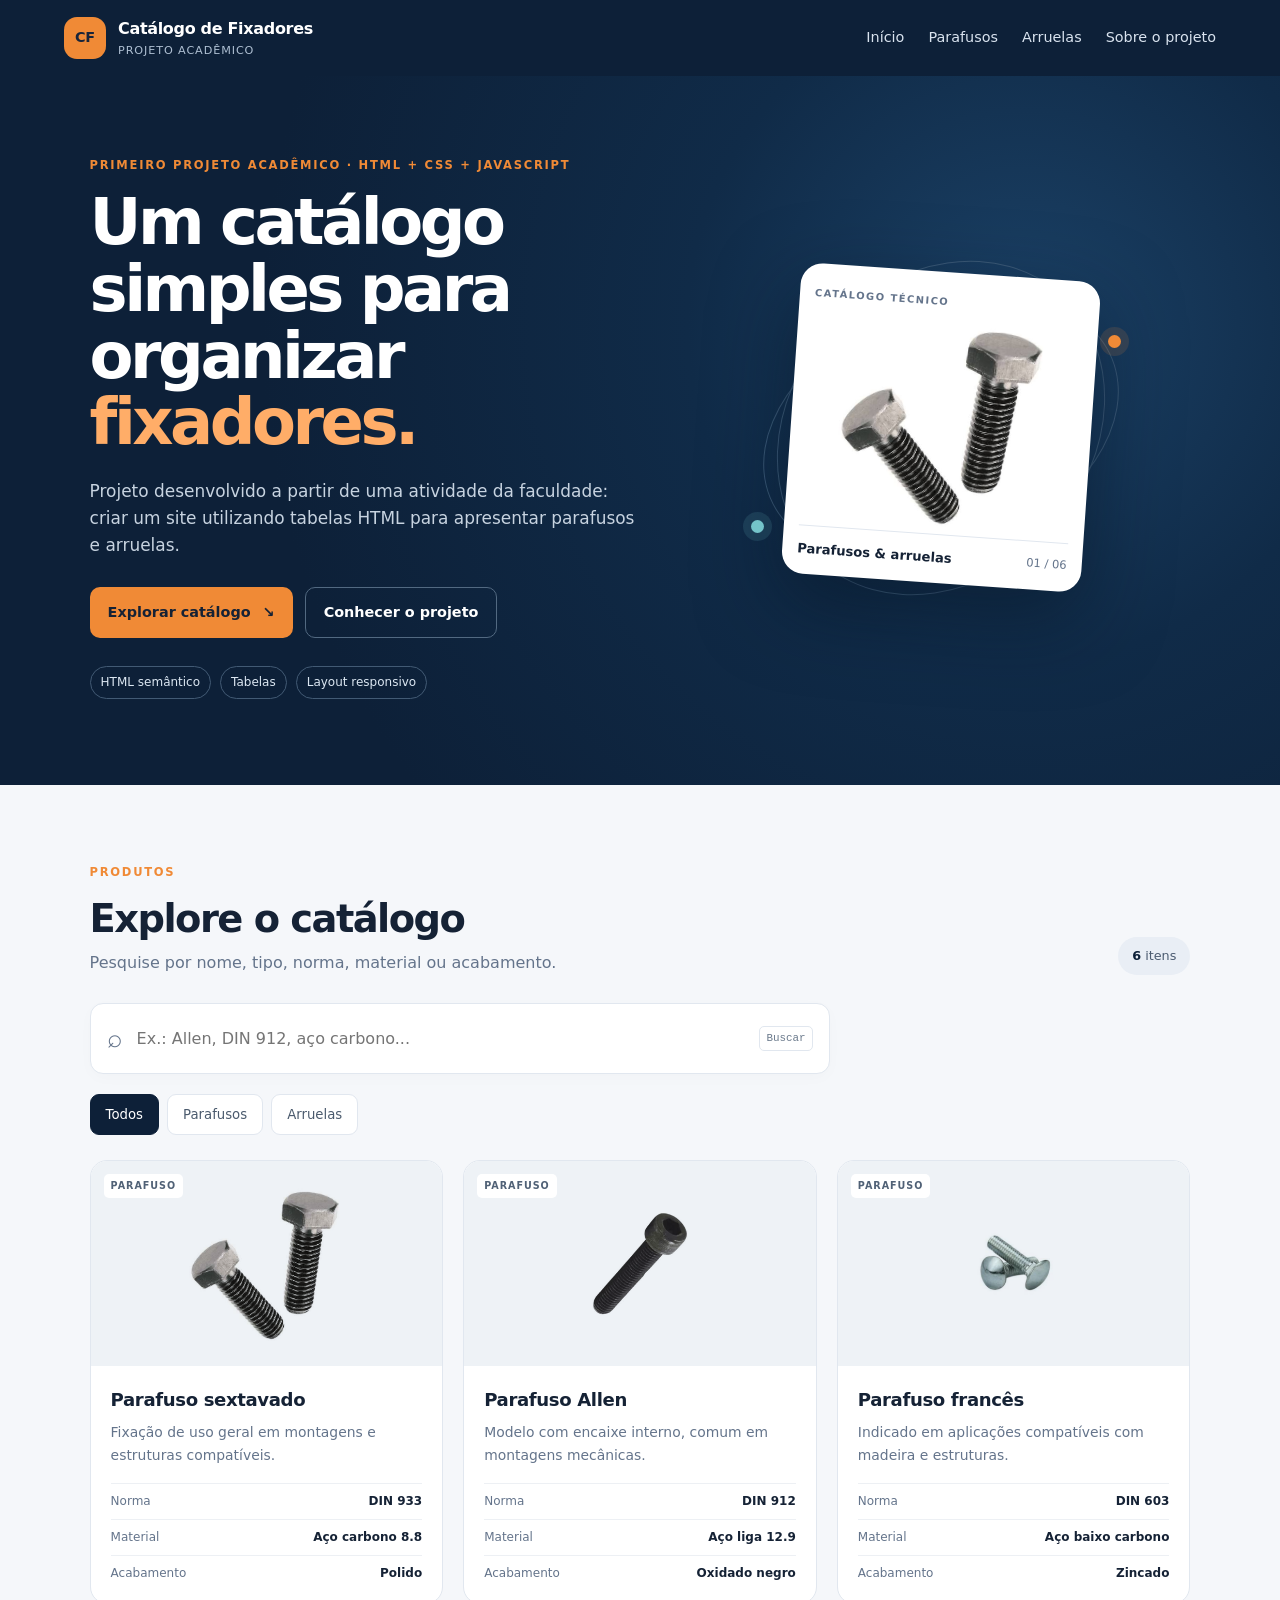
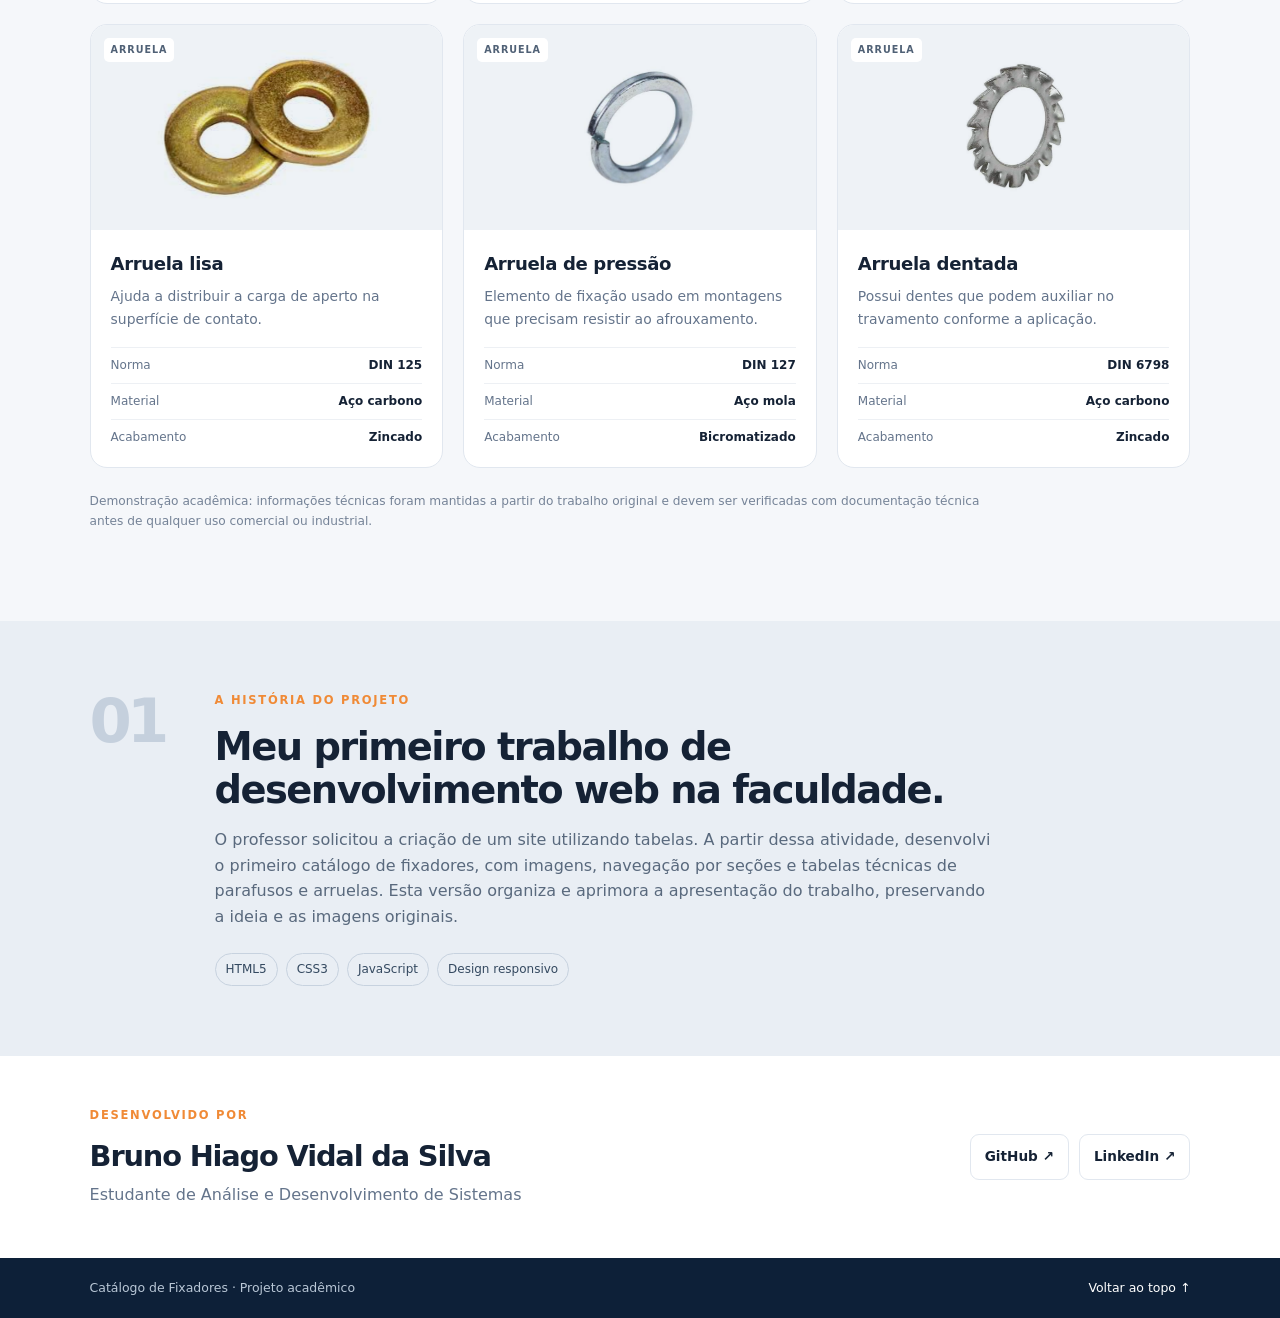
<file: catalogo-fixadores/index.html>
<!doctype html>
<html lang="pt-BR">
<head>
  <meta charset="utf-8">
  <meta name="viewport" content="width=device-width, initial-scale=1">
  <meta name="description" content="Catálogo acadêmico demonstrativo de parafusos e arruelas, desenvolvido por Bruno Hiago Vidal da Silva.">
  <title>Catálogo de Fixadores | Bruno Hiago Vidal</title>
  <link rel="stylesheet" href="style.css">
  <script src="script.js" defer></script>
</head>
<body>
  <header class="topbar">
    <a class="brand" href="#inicio" aria-label="Catálogo de Fixadores - início"><span class="brand-mark">CF</span><span>Catálogo de Fixadores<small>Projeto acadêmico</small></span></a>
    <nav aria-label="Navegação principal"><a href="#inicio">Início</a><a href="#parafusos">Parafusos</a><a href="#arruelas">Arruelas</a><a href="#sobre">Sobre o projeto</a></nav>
  </header>
  <main>
    <section class="hero" id="inicio">
      <div class="hero-copy"><p class="eyebrow">PRIMEIRO PROJETO ACADÊMICO · HTML + CSS + JAVASCRIPT</p><h1>Um catálogo simples para organizar <span>fixadores.</span></h1><p>Projeto desenvolvido a partir de uma atividade da faculdade: criar um site utilizando tabelas HTML para apresentar parafusos e arruelas.</p><div class="hero-actions"><a class="button primary" href="#catalogo">Explorar catálogo <span aria-hidden="true">↘</span></a><a class="button secondary" href="#sobre">Conhecer o projeto</a></div><div class="hero-tags"><span>HTML semântico</span><span>Tabelas</span><span>Layout responsivo</span></div></div>
      <div class="hero-art" aria-hidden="true"><div class="art-orbit orbit-one"></div><div class="art-orbit orbit-two"></div><div class="art-card"><span class="art-label">CATÁLOGO TÉCNICO</span><img src="assets/parafuso.jpg" alt=""><div class="art-card-footer"><b>Parafusos & arruelas</b><span>01 / 06</span></div></div><div class="art-dot dot-one"></div><div class="art-dot dot-two"></div></div>
    </section>
    <section class="section" id="catalogo"><div class="section-heading"><div><p class="eyebrow">PRODUTOS</p><h2>Explore o catálogo</h2><p class="muted">Pesquise por nome, tipo, norma, material ou acabamento.</p></div><div class="count-pill"><span id="result-count">6</span> itens</div></div>
      <label class="search-box"><span aria-hidden="true">⌕</span><input id="product-search" type="search" placeholder="Ex.: Allen, DIN 912, aço carbono..." autocomplete="off"><kbd>Buscar</kbd></label>
      <div class="filter-row" role="group" aria-label="Filtrar categoria"><button class="filter active" data-filter="todos" type="button">Todos</button><button class="filter" data-filter="parafuso" type="button">Parafusos</button><button class="filter" data-filter="arruela" type="button">Arruelas</button></div>
      <div class="product-grid" id="product-grid">
        <article class="product-card" data-category="parafuso" data-search="parafuso sextavado din 933 aço carbono 8.8 polido"><div class="product-image"><span class="category">PARAFUSO</span><img src="assets/parafuso.jpg" alt="Parafuso sextavado"></div><div class="product-info"><h3>Parafuso sextavado</h3><p>Fixação de uso geral em montagens e estruturas compatíveis.</p><dl><div><dt>Norma</dt><dd>DIN 933</dd></div><div><dt>Material</dt><dd>Aço carbono 8.8</dd></div><div><dt>Acabamento</dt><dd>Polido</dd></div></dl></div></article>
        <article class="product-card" data-category="parafuso" data-search="parafuso allen din 912 aço liga 12.9 oxidado negro"><div class="product-image"><span class="category">PARAFUSO</span><img src="assets/allen.jpg" alt="Parafuso Allen"></div><div class="product-info"><h3>Parafuso Allen</h3><p>Modelo com encaixe interno, comum em montagens mecânicas.</p><dl><div><dt>Norma</dt><dd>DIN 912</dd></div><div><dt>Material</dt><dd>Aço liga 12.9</dd></div><div><dt>Acabamento</dt><dd>Oxidado negro</dd></div></dl></div></article>
        <article class="product-card" data-category="parafuso" data-search="parafuso frances din 603 aço baixo carbono zincado madeira estrutura"><div class="product-image"><span class="category">PARAFUSO</span><img src="assets/frances.png" alt="Parafuso francês"></div><div class="product-info"><h3>Parafuso francês</h3><p>Indicado em aplicações compatíveis com madeira e estruturas.</p><dl><div><dt>Norma</dt><dd>DIN 603</dd></div><div><dt>Material</dt><dd>Aço baixo carbono</dd></div><div><dt>Acabamento</dt><dd>Zincado</dd></div></dl></div></article>
        <article class="product-card" data-category="arruela" data-search="arruela lisa din 125 aço carbono zincado distribuir carga"><div class="product-image"><span class="category">ARRUELA</span><img src="assets/lisa.jpg" alt="Arruela lisa"></div><div class="product-info"><h3>Arruela lisa</h3><p>Ajuda a distribuir a carga de aperto na superfície de contato.</p><dl><div><dt>Norma</dt><dd>DIN 125</dd></div><div><dt>Material</dt><dd>Aço carbono</dd></div><div><dt>Acabamento</dt><dd>Zincado</dd></div></dl></div></article>
        <article class="product-card" data-category="arruela" data-search="arruela de pressão din 127 aço mola bicromatizado vibração"><div class="product-image"><span class="category">ARRUELA</span><img src="assets/pressao.jpg" alt="Arruela de pressão"></div><div class="product-info"><h3>Arruela de pressão</h3><p>Elemento de fixação usado em montagens que precisam resistir ao afrouxamento.</p><dl><div><dt>Norma</dt><dd>DIN 127</dd></div><div><dt>Material</dt><dd>Aço mola</dd></div><div><dt>Acabamento</dt><dd>Bicromatizado</dd></div></dl></div></article>
        <article class="product-card" data-category="arruela" data-search="arruela dentada din 6798 aço carbono zincado trava mecânica"><div class="product-image"><span class="category">ARRUELA</span><img src="assets/dentada.jpg" alt="Arruela dentada"></div><div class="product-info"><h3>Arruela dentada</h3><p>Possui dentes que podem auxiliar no travamento conforme a aplicação.</p><dl><div><dt>Norma</dt><dd>DIN 6798</dd></div><div><dt>Material</dt><dd>Aço carbono</dd></div><div><dt>Acabamento</dt><dd>Zincado</dd></div></dl></div></article>
      </div><p class="empty-state" id="empty-state" hidden>Nenhum item encontrado. Tente outra pesquisa ou categoria.</p>
      <p class="disclaimer">Demonstração acadêmica: informações técnicas foram mantidas a partir do trabalho original e devem ser verificadas com documentação técnica antes de qualquer uso comercial ou industrial.</p>
    </section>
    <section class="about-section" id="sobre"><div class="about-number">01</div><div><p class="eyebrow">A HISTÓRIA DO PROJETO</p><h2>Meu primeiro trabalho de desenvolvimento web na faculdade.</h2><p>O professor solicitou a criação de um site utilizando tabelas. A partir dessa atividade, desenvolvi o primeiro catálogo de fixadores, com imagens, navegação por seções e tabelas técnicas de parafusos e arruelas. Esta versão organiza e aprimora a apresentação do trabalho, preservando a ideia e as imagens originais.</p><div class="tech-list"><span>HTML5</span><span>CSS3</span><span>JavaScript</span><span>Design responsivo</span></div></div></section>
    <section class="contact-strip"><div><p class="eyebrow">DESENVOLVIDO POR</p><h2>Bruno Hiago Vidal da Silva</h2><p class="muted">Estudante de Análise e Desenvolvimento de Sistemas</p></div><div class="social-links"><a href="https://github.com/brnohgo" target="_blank" rel="noreferrer">GitHub ↗</a><a href="https://www.linkedin.com/in/bruno-hiago-372134260/" target="_blank" rel="noreferrer">LinkedIn ↗</a></div></section>
  </main>
  <footer><span>Catálogo de Fixadores · Projeto acadêmico</span><a href="#inicio">Voltar ao topo ↑</a></footer>
</body>
</html>
</file>
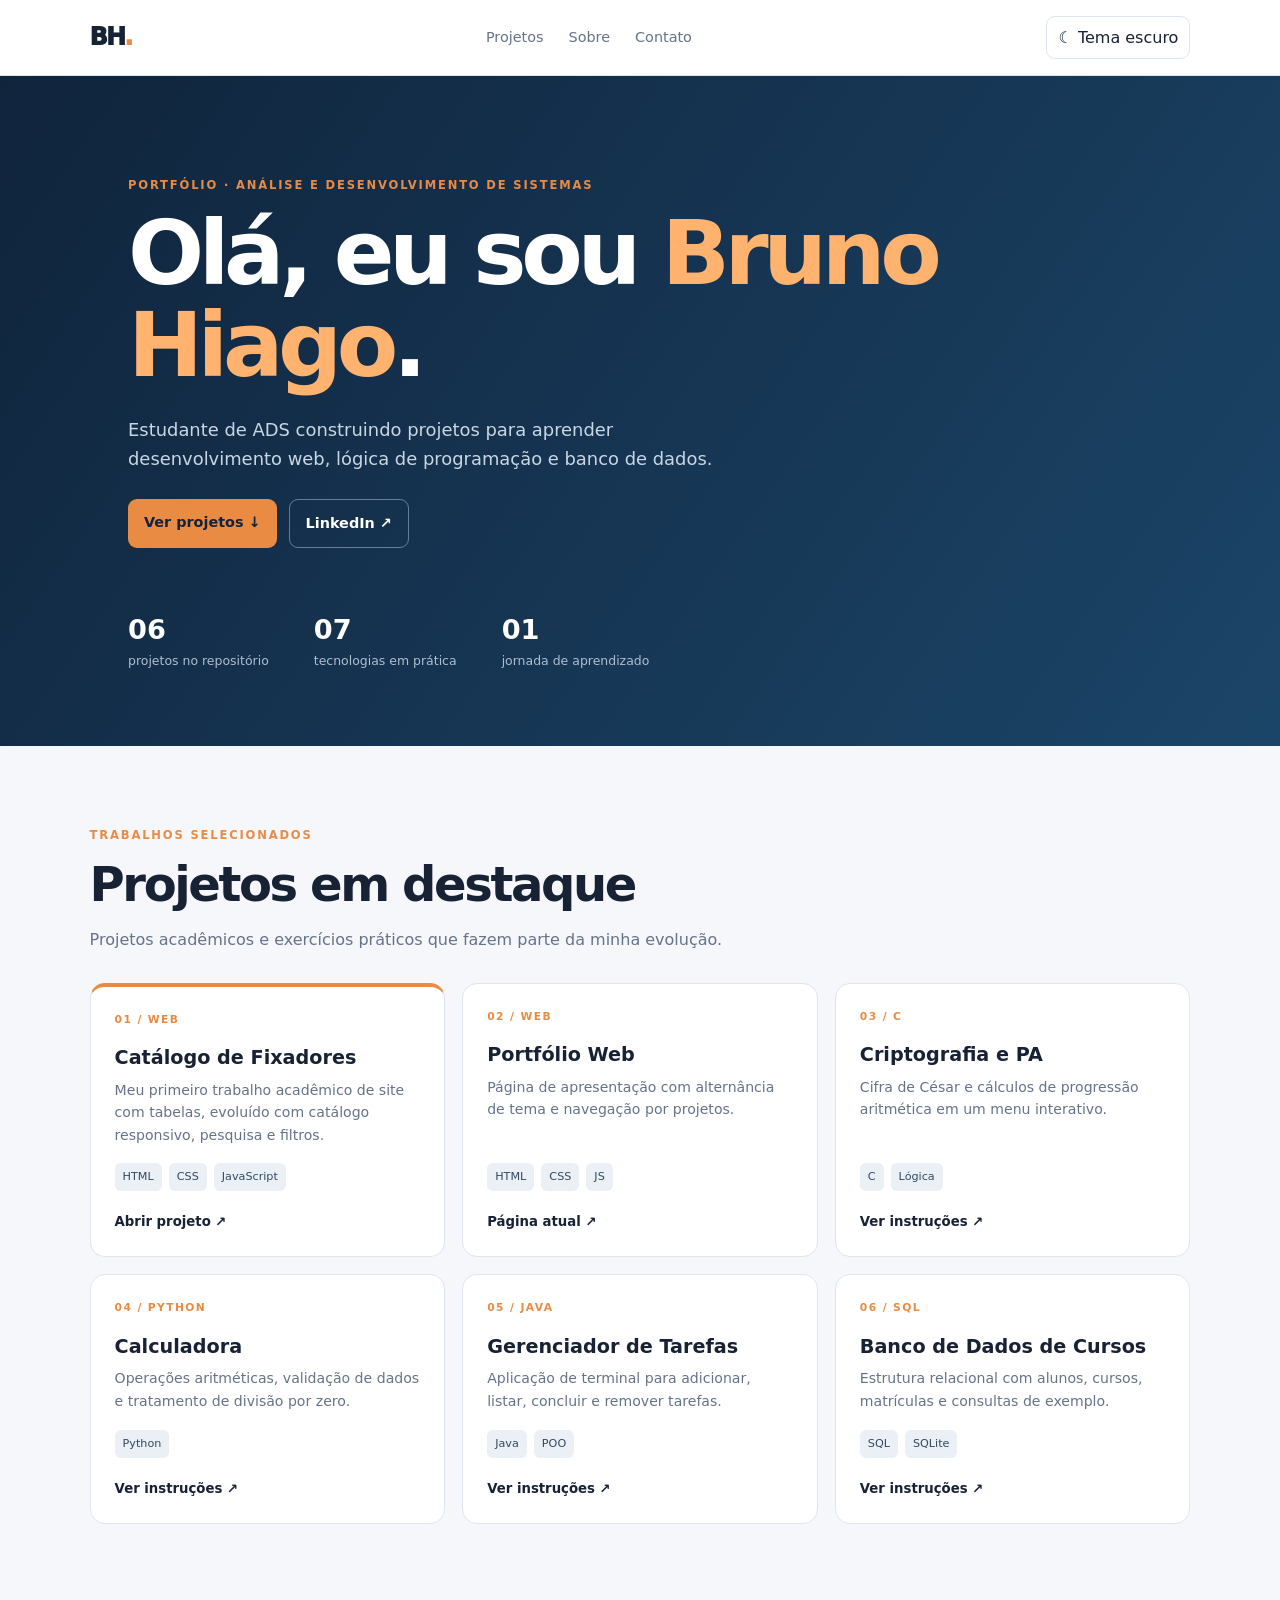
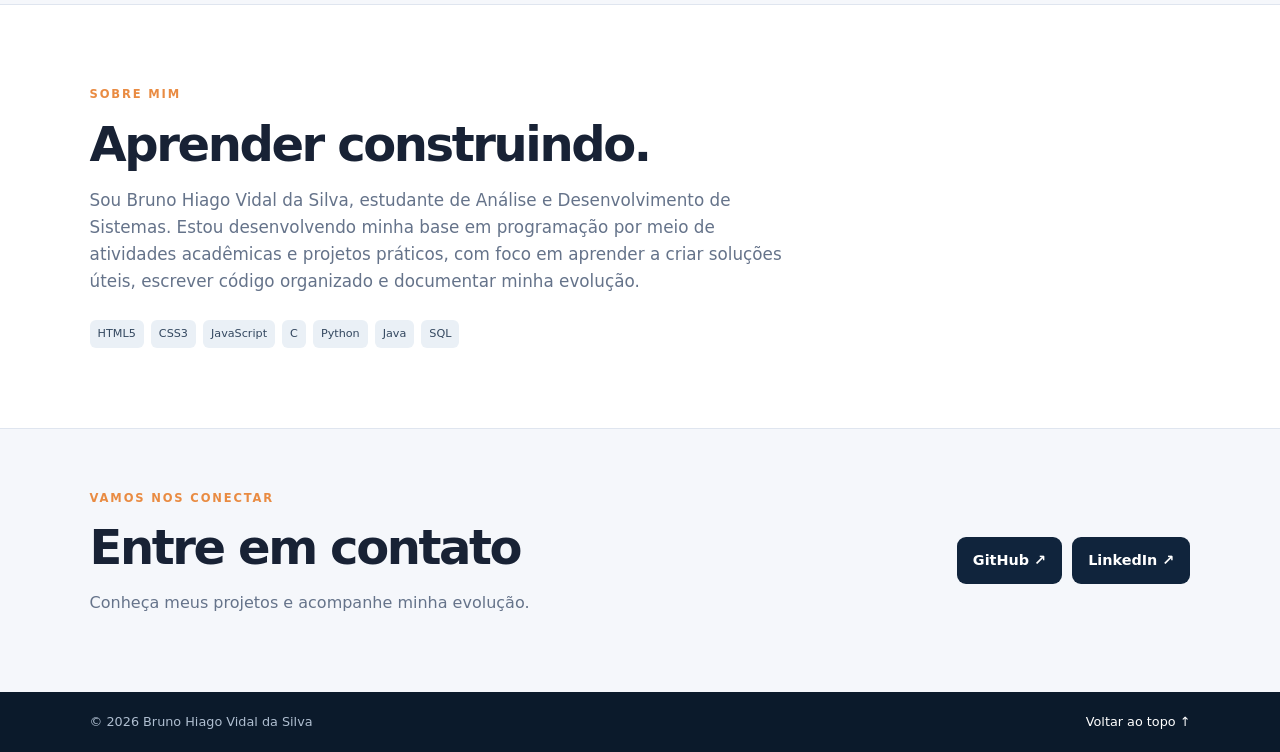
<file: web-portfolio/index.html>
<!doctype html><html lang="pt-BR"><head><meta charset="utf-8"><meta name="viewport" content="width=device-width, initial-scale=1"><meta name="description" content="Portfólio de Bruno Hiago Vidal da Silva, estudante de ADS."><title>Bruno Hiago Vidal | Portfólio</title><link rel="stylesheet" href="style.css"><script src="script.js" defer></script></head><body><header class="header"><a class="logo" href="#inicio">BH<span>.</span></a><nav><a href="#projetos">Projetos</a><a href="#sobre">Sobre</a><a href="#contato">Contato</a></nav><button id="theme-toggle" aria-label="Alternar tema">☼ Tema</button></header><main><section class="hero" id="inicio"><p class="eyebrow">PORTFÓLIO · ANÁLISE E DESENVOLVIMENTO DE SISTEMAS</p><h1>Olá, eu sou <span>Bruno Hiago</span>.</h1><p>Estudante de ADS construindo projetos para aprender desenvolvimento web, lógica de programação e banco de dados.</p><div class="actions"><a class="primary" href="#projetos">Ver projetos ↓</a><a class="secondary" href="https://www.linkedin.com/in/bruno-hiago-372134260/" target="_blank" rel="noreferrer">LinkedIn ↗</a></div><div class="stats"><div><strong>06</strong><span>projetos no repositório</span></div><div><strong>07</strong><span>tecnologias em prática</span></div><div><strong>01</strong><span>jornada de aprendizado</span></div></div></section><section class="projects" id="projetos"><div class="section-title"><p class="eyebrow">TRABALHOS SELECIONADOS</p><h2>Projetos em destaque</h2><p>Projetos acadêmicos e exercícios práticos que fazem parte da minha evolução.</p></div><div class="grid"><article class="project featured"><span class="number">01 / WEB</span><h3>Catálogo de Fixadores</h3><p>Meu primeiro trabalho acadêmico de site com tabelas, evoluído com catálogo responsivo, pesquisa e filtros.</p><div class="chips"><span>HTML</span><span>CSS</span><span>JavaScript</span></div><a href="../catalogo-fixadores/index.html">Abrir projeto ↗</a></article><article class="project"><span class="number">02 / WEB</span><h3>Portfólio Web</h3><p>Página de apresentação com alternância de tema e navegação por projetos.</p><div class="chips"><span>HTML</span><span>CSS</span><span>JS</span></div><a href="index.html">Página atual ↗</a></article><article class="project"><span class="number">03 / C</span><h3>Criptografia e PA</h3><p>Cifra de César e cálculos de progressão aritmética em um menu interativo.</p><div class="chips"><span>C</span><span>Lógica</span></div><a href="../c-criptografia/README.md">Ver instruções ↗</a></article><article class="project"><span class="number">04 / PYTHON</span><h3>Calculadora</h3><p>Operações aritméticas, validação de dados e tratamento de divisão por zero.</p><div class="chips"><span>Python</span></div><a href="../python-calculadora/README.md">Ver instruções ↗</a></article><article class="project"><span class="number">05 / JAVA</span><h3>Gerenciador de Tarefas</h3><p>Aplicação de terminal para adicionar, listar, concluir e remover tarefas.</p><div class="chips"><span>Java</span><span>POO</span></div><a href="../java-tarefas/README.md">Ver instruções ↗</a></article><article class="project"><span class="number">06 / SQL</span><h3>Banco de Dados de Cursos</h3><p>Estrutura relacional com alunos, cursos, matrículas e consultas de exemplo.</p><div class="chips"><span>SQL</span><span>SQLite</span></div><a href="../sql-cursos/README.md">Ver instruções ↗</a></article></div></section><section class="about" id="sobre"><p class="eyebrow">SOBRE MIM</p><h2>Aprender construindo.</h2><p>Sou Bruno Hiago Vidal da Silva, estudante de Análise e Desenvolvimento de Sistemas. Estou desenvolvendo minha base em programação por meio de atividades acadêmicas e projetos práticos, com foco em aprender a criar soluções úteis, escrever código organizado e documentar minha evolução.</p><div class="chips large"><span>HTML5</span><span>CSS3</span><span>JavaScript</span><span>C</span><span>Python</span><span>Java</span><span>SQL</span></div></section><section class="contact" id="contato"><div><p class="eyebrow">VAMOS NOS CONECTAR</p><h2>Entre em contato</h2><p>Conheça meus projetos e acompanhe minha evolução.</p></div><div class="contact-actions"><a href="https://github.com/brnohgo" target="_blank" rel="noreferrer">GitHub ↗</a><a href="https://www.linkedin.com/in/bruno-hiago-372134260/" target="_blank" rel="noreferrer">LinkedIn ↗</a></div></section></main><footer><span>© 2026 Bruno Hiago Vidal da Silva</span><a href="#inicio">Voltar ao topo ↑</a></footer></body></html>
</file>
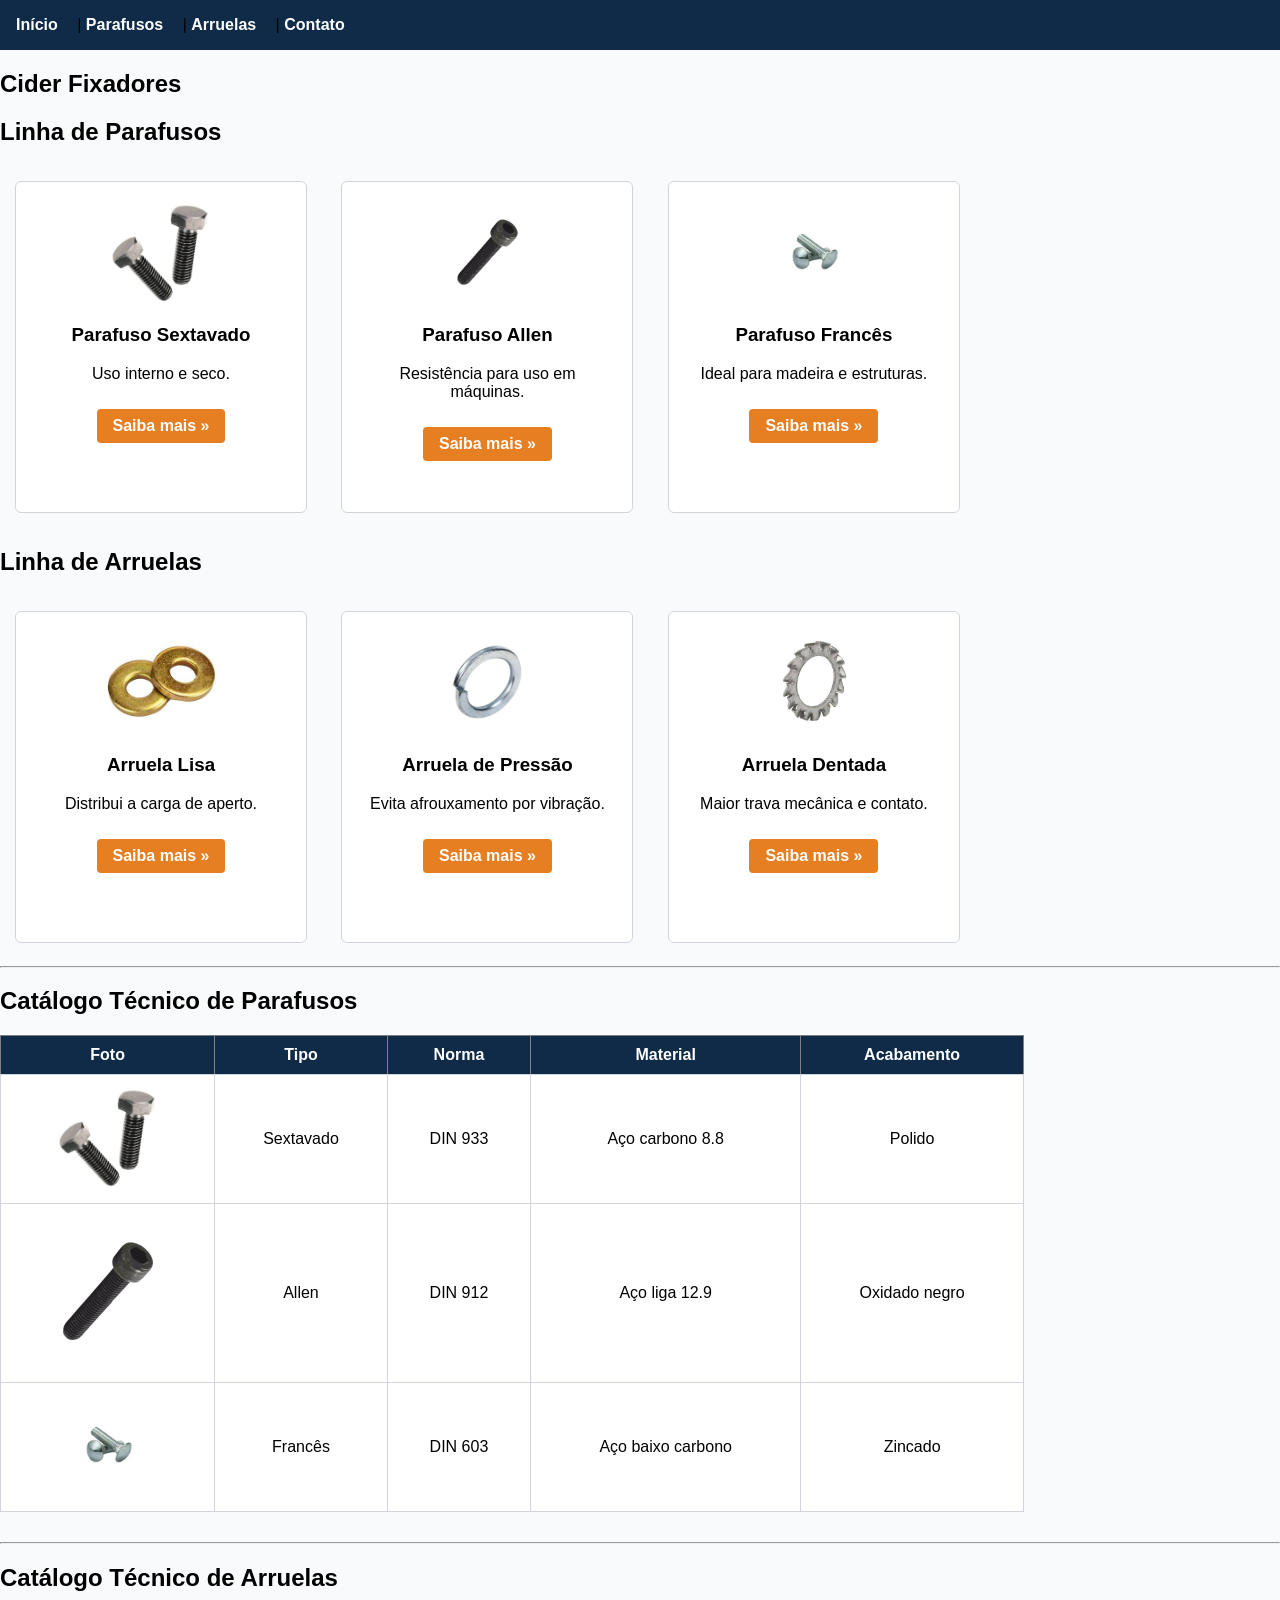
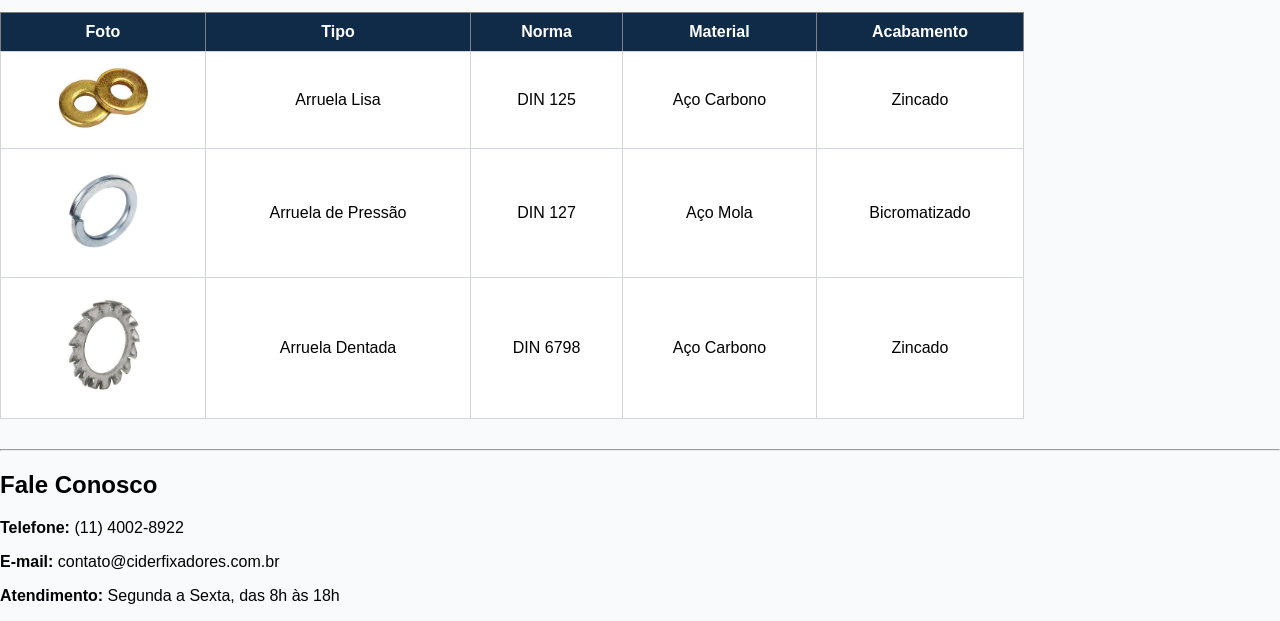
<file: catalogo-fixadores/copia-original/index.html>
<!DOCTYPE html>
<html lang="pt-BR">
<head>
  <meta charset="UTF-8">
  <title>Cider Fixadores</title>

  <!-- ================= CSS (ESTILOS VISUAIS) ================= -->
  <style>
    body {
      font-family: Arial, sans-serif;
      margin: 0;
      background-color: #f8fafc;
    }

    nav {
      background-color: #0f2b48;
      padding: 16px;
    }

    nav a {
      color: #ffffff;
      text-decoration: none;
      margin-right: 15px;
      font-weight: bold;
    }

    table {
      border-collapse: collapse;
      width: 80%;
      background-color: #ffffff;
      margin-top: 15px;
      margin-bottom: 30px;
    }

    th {
      background-color: #0f2b48;
      color: #ffffff;
      padding: 10px;
    }

    td {
      padding: 12px;
      text-align: center;
      border: 1px solid #d1d5db;
    }

    .card {
      background-color: #ffffff;
      display: inline-block;
      vertical-align: top;
      border: 1px solid #d1d5db;
      width: 250px;
      min-height: 290px;
      padding: 20px;
      text-align: center;
      margin: 15px;
      border-radius: 6px;
    }

    .card img {
      height: 100px;
      width: 120px;
      object-fit: contain;
    }

    .btn {
      display: inline-block;
      background-color: #e67e22;
      color: #ffffff;
      padding: 8px 16px;
      text-decoration: none;
      font-weight: bold;
      border-radius: 4px;
      margin-top: 10px;
    }
  </style>
</head>
<body>

  <!-- ================= MENU ================= -->
  <nav>
    <a href="#inicio">Início</a> |
    <a href="#parafusos">Parafusos</a> |
    <a href="#arruelas">Arruelas</a> |
    <a href="#contato">Contato</a>
  </nav>

  <!-- ================= PÁGINA 1: VITRINE DE PRODUTOS ================= -->
  <section id="inicio">
    <h1>Cider Fixadores</h1>

    <h2>Linha de Parafusos</h2>

    <!-- Card 1: Sextavado -->
    <div class="card">
      <img src="parafuso.jpg" alt="Parafuso Sextavado">
      <h3>Parafuso Sextavado</h3>
      <p>Uso interno e seco.</p>
      <a href="#parafusos" class="btn">Saiba mais &raquo;</a>
    </div>

    <!-- Card 2: Allen -->
    <div class="card">
      <img src="allen.jpg" alt="Parafuso Allen">
      <h3>Parafuso Allen</h3>
      <p>Resistência para uso em máquinas.</p>
      <a href="#parafusos" class="btn">Saiba mais &raquo;</a>
    </div>

    <!-- Card 3: Francês -->
    <div class="card">
      <img src="frances.png" alt="Parafuso Francês">
      <h3>Parafuso Francês</h3>
      <p>Ideal para madeira e estruturas.</p>
      <a href="#parafusos" class="btn">Saiba mais &raquo;</a>
    </div>

    <h2>Linha de Arruelas</h2>

    <!-- Card 4: Lisa -->
    <div class="card">
      <img src="lisa.jpg" alt="Arruela Lisa">
      <h3>Arruela Lisa</h3>
      <p>Distribui a carga de aperto.</p>
      <a href="#arruelas" class="btn">Saiba mais &raquo;</a>
    </div>

    <!-- Card 5: Pressão -->
    <div class="card">
      <img src="pressao.jpg" alt="Arruela de Pressão">
      <h3>Arruela de Pressão</h3>
      <p>Evita afrouxamento por vibração.</p>
      <a href="#arruelas" class="btn">Saiba mais &raquo;</a>
    </div>

    <!-- Card 6: Dentada -->
    <div class="card">
      <img src="dentada.jpg" alt="Arruela Dentada">
      <h3>Arruela Dentada</h3>
      <p>Maior trava mecânica e contato.</p>
      <a href="#arruelas" class="btn">Saiba mais &raquo;</a>
    </div>
  </section>

  <hr>

  <!-- ================= PÁGINA 2: TABELA DE PARAFUSOS ================= -->
  <section id="parafusos">
    <h2>Catálogo Técnico de Parafusos</h2>

    <table border="1">
      <thead>
        <tr>
          <th>Foto</th>
          <th>Tipo</th>
          <th>Norma</th>
          <th>Material</th>
          <th>Acabamento</th>
        </tr>
      </thead>
      <tbody>
        <tr>
          <td><img src="parafuso.jpg" alt="Parafuso Sextavado" width="100"></td>
          <td>Sextavado</td>
          <td>DIN 933</td>
          <td>Aço carbono 8.8</td>
          <td>Polido</td>
        </tr>
        <tr>
          <td><img src="allen.jpg" alt="Parafuso Allen" width="100"></td>
          <td>Allen</td>
          <td>DIN 912</td>
          <td>Aço liga 12.9</td>
          <td>Oxidado negro</td>
        </tr>
        <tr>
          <td><img src="frances.png" alt="Parafuso Francês" width="100"></td>
          <td>Francês</td>
          <td>DIN 603</td>
          <td>Aço baixo carbono</td>
          <td>Zincado</td>
        </tr>
      </tbody>
    </table>
  </section>

  <hr>

  <!-- ================= PÁGINA 3: TABELA DE ARRUELAS ================= -->
  <section id="arruelas">
    <h2>Catálogo Técnico de Arruelas</h2>

    <table border="1">
      <thead>
        <tr>
          <th>Foto</th>
          <th>Tipo</th>
          <th>Norma</th>
          <th>Material</th>
          <th>Acabamento</th>
        </tr>
      </thead>
      <tbody>
        <tr>
          <td><img src="lisa.jpg" alt="Arruela Lisa" width="100"></td>
          <td>Arruela Lisa</td>
          <td>DIN 125</td>
          <td>Aço Carbono</td>
          <td>Zincado</td>
        </tr>
        <tr>
          <td><img src="pressao.jpg" alt="Arruela de Pressão" width="100"></td>
          <td>Arruela de Pressão</td>
          <td>DIN 127</td>
          <td>Aço Mola</td>
          <td>Bicromatizado</td>
        </tr>
        <tr>
          <td><img src="dentada.jpg" alt="Arruela Dentada" width="100"></td>
          <td>Arruela Dentada</td>
          <td>DIN 6798</td>
          <td>Aço Carbono</td>
          <td>Zincado</td>
        </tr>
      </tbody>
    </table>
  </section>

  <hr>

  <!-- ================= PÁGINA 4: FALE CONOSCO ================= -->
  <section id="contato">
    <h2>Fale Conosco</h2>
    <p><strong>Telefone:</strong> (11) 4002-8922</p>
    <p><strong>E-mail:</strong> contato@ciderfixadores.com.br</p>
    <p><strong>Atendimento:</strong> Segunda a Sexta, das 8h às 18h</p>
  </section>

</body>
</html>
</file>
<file: catalogo-fixadores/style.css>
:root{--navy:#0d2038;--navy2:#183958;--orange:#f08a36;--paper:#f5f7fa;--white:#fff;--text:#152235;--muted:#64748b;--line:#e1e7ef;--radius:20px;--shadow:0 20px 60px rgba(13,32,56,.09)}
*{box-sizing:border-box}html{scroll-behavior:smooth;scroll-padding-top:88px}body{margin:0;background:var(--paper);color:var(--text);font-family:Inter,ui-sans-serif,system-ui,-apple-system,"Segoe UI",sans-serif;line-height:1.6}a{color:inherit}.topbar{height:auto;min-height:76px;padding:14px max(5vw,20px);display:flex;align-items:center;justify-content:space-between;gap:24px;background:var(--navy);color:white;position:sticky;top:0;z-index:5}.brand{display:flex;gap:12px;align-items:center;text-decoration:none;font-weight:750;letter-spacing:-.02em}.brand small{display:block;font-size:.7rem;color:#aebfd2;font-weight:500;letter-spacing:.08em;text-transform:uppercase}.brand-mark{width:42px;height:42px;border-radius:13px;background:var(--orange);display:grid;place-items:center;font-size:.9rem;color:#17243a;font-weight:900}.topbar nav{display:flex;gap:24px;flex-wrap:wrap}.topbar nav a{text-decoration:none;color:#d9e3ef;font-size:.9rem}.topbar nav a:hover{color:white}.hero{background:radial-gradient(circle at 80% 35%,#1b4166 0,#102b48 30%,#0d2038 68%);color:white;padding:80px max(7vw,24px) 86px;display:grid;grid-template-columns:1.05fr .95fr;gap:50px;align-items:center;min-height:520px;overflow:hidden}.hero-copy{max-width:680px}.eyebrow{font-size:.72rem;font-weight:800;letter-spacing:.15em;color:var(--orange);margin:0 0 15px}.hero h1{font-size:clamp(2.4rem,5vw,4.5rem);line-height:1.04;letter-spacing:-.055em;margin:0 0 22px;max-width:720px}.hero h1 span{color:#ffad68}.hero-copy>p:not(.eyebrow){color:#c7d3e0;max-width:570px;font-size:1.06rem}.hero-actions{display:flex;gap:12px;flex-wrap:wrap;margin:28px 0}.button{display:inline-flex;gap:12px;align-items:center;padding:13px 18px;border-radius:10px;text-decoration:none;font-weight:750;font-size:.9rem}.primary{background:var(--orange);color:#152235}.secondary{border:1px solid #526981;color:white}.hero-tags{display:flex;gap:9px;flex-wrap:wrap}.hero-tags span,.tech-list span{font-size:.75rem;border:1px solid #425a74;color:#dce7f2;border-radius:30px;padding:6px 10px}.hero-art{min-height:330px;display:grid;place-items:center;position:relative}.art-orbit{position:absolute;border:1px solid #3b5a78;border-radius:50%;transform:rotate(-22deg)}.orbit-one{width:370px;height:250px}.orbit-two{width:300px;height:360px;transform:rotate(42deg)}.art-card{position:relative;width:min(300px,80%);background:#fff;color:var(--text);border-radius:22px;padding:15px;box-shadow:0 28px 80px #06132288;transform:rotate(4deg)}.art-label{font-size:.62rem;letter-spacing:.15em;font-weight:850;color:var(--muted)}.art-card img{display:block;width:100%;height:205px;object-fit:contain;margin:8px auto}.art-card-footer{border-top:1px solid var(--line);padding-top:12px;display:flex;justify-content:space-between;gap:10px;font-size:.82rem}.art-card-footer span{color:var(--muted);font-size:.72rem}.art-dot{position:absolute;width:13px;height:13px;border-radius:50%;background:var(--orange);box-shadow:0 0 0 8px #f08a3622}.dot-one{top:22%;right:14%}.dot-two{bottom:18%;left:12%;background:#74c4ca;box-shadow:0 0 0 8px #74c4ca22}.section{padding:78px max(7vw,24px)}.section-heading{display:flex;justify-content:space-between;align-items:end;gap:20px;margin-bottom:28px}.section h2,.about-section h2,.contact-strip h2{font-size:clamp(1.8rem,3vw,2.6rem);line-height:1.12;letter-spacing:-.04em;margin:0 0 10px}.muted{color:var(--muted);margin:0}.count-pill{background:#e9eef5;border-radius:30px;padding:9px 14px;font-size:.8rem;color:#4b5b70;white-space:nowrap}.count-pill span{font-weight:850;color:var(--navy)}.search-box{display:flex;align-items:center;gap:12px;padding:14px 16px;background:white;border:1px solid var(--line);border-radius:13px;max-width:740px;box-shadow:0 4px 16px #15223505}.search-box>span{font-size:1.6rem;color:var(--muted)}.search-box input{flex:1;min-width:0;border:0;outline:0;font:inherit;background:transparent}.search-box kbd{font-size:.68rem;color:#6b7a8c;border:1px solid var(--line);border-radius:5px;padding:3px 6px}.filter-row{display:flex;gap:8px;margin:20px 0 25px}.filter{border:1px solid var(--line);background:white;color:#4a5a6d;padding:9px 15px;border-radius:9px;font:inherit;font-size:.83rem;cursor:pointer}.filter.active,.filter:hover{background:var(--navy);border-color:var(--navy);color:white}.product-grid{display:grid;grid-template-columns:repeat(3,minmax(0,1fr));gap:20px}.product-card{background:white;border:1px solid var(--line);border-radius:17px;overflow:hidden;transition:transform .2s,box-shadow .2s}.product-card:hover{transform:translateY(-4px);box-shadow:var(--shadow)}.product-image{height:205px;background:#eef2f6;display:grid;place-items:center;position:relative;padding:20px}.product-image img{width:100%;height:155px;object-fit:contain;mix-blend-mode:multiply}.category{position:absolute;top:13px;left:13px;border-radius:5px;padding:4px 7px;background:white;color:#506176;font-size:.6rem;letter-spacing:.1em;font-weight:850}.product-info{padding:20px}.product-info h3{margin:0 0 6px;font-size:1.13rem;letter-spacing:-.02em}.product-info>p{font-size:.87rem;color:var(--muted);min-height:44px;margin:0 0 17px}.product-info dl{margin:0;display:grid;gap:8px}.product-info dl div{display:flex;justify-content:space-between;gap:12px;border-top:1px solid #edf0f4;padding-top:8px;font-size:.75rem}.product-info dt{color:var(--muted)}.product-info dd{margin:0;text-align:right;font-weight:700}.empty-state{padding:30px;text-align:center;color:var(--muted);background:white;border-radius:14px}.disclaimer{font-size:.76rem;color:#758397;margin-top:24px;max-width:900px}.about-section{background:#e9eef4;padding:70px max(7vw,24px);display:grid;grid-template-columns:100px minmax(0,800px);gap:25px;align-items:start}.about-number{font-size:3.8rem;line-height:1;font-weight:900;color:#c5d0dd;letter-spacing:-.08em}.about-section>div:nth-child(2)>p:not(.eyebrow){color:#59697d;max-width:780px}.tech-list{display:flex;gap:8px;flex-wrap:wrap;margin-top:24px}.tech-list span{border-color:#c7d2df;color:#344960}.contact-strip{display:flex;align-items:center;justify-content:space-between;gap:25px;padding:50px max(7vw,24px);background:white}.contact-strip h2{font-size:1.8rem}.social-links{display:flex;gap:10px;flex-wrap:wrap}.social-links a{padding:11px 14px;border:1px solid var(--line);border-radius:9px;text-decoration:none;font-weight:750;font-size:.85rem}.social-links a:hover{border-color:var(--orange)}footer{background:var(--navy);color:#b9c7d6;display:flex;justify-content:space-between;gap:16px;padding:20px max(7vw,24px);font-size:.78rem}footer a{color:white;text-decoration:none} [hidden]{display:none!important}
@media(max-width:900px){.hero{grid-template-columns:1fr;padding-top:60px}.hero-art{min-height:300px}.product-grid{grid-template-columns:repeat(2,minmax(0,1fr))}.topbar{align-items:flex-start;flex-direction:column;gap:12px}.topbar nav{gap:16px}.section{padding-top:55px;padding-bottom:55px}}
@media(max-width:580px){.topbar nav{gap:10px 14px}.topbar nav a{font-size:.8rem}.hero{padding:48px 22px 58px}.hero-art{min-height:260px}.art-card{width:245px}.art-card img{height:150px}.orbit-one{width:290px;height:210px}.orbit-two{width:230px;height:300px}.section{padding:48px 18px}.section-heading{align-items:flex-start;flex-direction:column}.product-grid{grid-template-columns:1fr}.product-image{height:190px}.product-info>p{min-height:0}.about-section{padding:48px 22px;grid-template-columns:1fr;gap:12px}.about-number{font-size:2.2rem}.contact-strip{align-items:flex-start;flex-direction:column;padding:42px 22px}.contact-strip h2{font-size:1.5rem}footer{padding:18px 22px;flex-direction:column}}
</file>
<file: web-portfolio/style.css>
:root{--bg:#f5f7fb;--surface:#fff;--text:#182235;--muted:#65738a;--line:#dfe5ef;--accent:#e98b42;--dark:#10243c}*{box-sizing:border-box}html{scroll-behavior:smooth}body{margin:0;background:var(--bg);color:var(--text);font-family:Inter,system-ui,-apple-system,"Segoe UI",sans-serif;line-height:1.6;transition:background .2s,color .2s}a{color:inherit}.header{height:76px;padding:0 7vw;display:flex;align-items:center;justify-content:space-between;gap:20px;background:var(--surface);border-bottom:1px solid var(--line)}.logo{text-decoration:none;font-weight:950;font-size:1.5rem;letter-spacing:-.08em}.logo span{color:var(--accent)}nav{display:flex;gap:25px}nav a{text-decoration:none;color:var(--muted);font-size:.9rem}button{font:inherit;cursor:pointer;background:var(--surface);border:1px solid var(--line);border-radius:9px;padding:8px 11px;color:var(--text)}.hero{padding:100px 10vw 75px;background:linear-gradient(125deg,#10243c,#1b4568);color:#fff}.eyebrow{font-size:.72rem;letter-spacing:.16em;font-weight:850;color:var(--accent);margin:0 0 14px}.hero h1{font-size:clamp(2.8rem,7vw,5.6rem);line-height:1.02;letter-spacing:-.06em;margin:0;max-width:900px}.hero h1 span{color:#ffb36e}.hero>p:not(.eyebrow){font-size:1.12rem;color:#c9d6e4;max-width:640px;margin:25px 0}.actions{display:flex;gap:12px;flex-wrap:wrap}.actions a,.contact-actions a{padding:12px 16px;border-radius:9px;text-decoration:none;font-weight:750;font-size:.9rem}.primary{background:var(--accent);color:#14233a}.secondary{border:1px solid #657e98;color:white}.stats{display:flex;gap:45px;flex-wrap:wrap;margin-top:60px}.stats div{display:grid}.stats strong{font-size:1.7rem}.stats span{font-size:.78rem;color:#aebed0}.projects,.about{padding:80px 7vw}.section-title{margin-bottom:30px}.section-title h2,.about h2,.contact h2{font-size:clamp(2rem,4vw,3rem);letter-spacing:-.05em;line-height:1.1;margin:0 0 10px}.section-title>p:last-child,.about>p:not(.eyebrow),.contact p:not(.eyebrow){color:var(--muted);max-width:700px}.grid{display:grid;grid-template-columns:repeat(3,minmax(0,1fr));gap:17px}.project{background:var(--surface);border:1px solid var(--line);border-radius:15px;padding:24px;min-height:250px;display:flex;flex-direction:column;align-items:flex-start}.project.featured{border-top:4px solid var(--accent)}.number{font-size:.67rem;letter-spacing:.13em;font-weight:850;color:var(--accent)}.project h3{font-size:1.2rem;margin:15px 0 5px}.project p{font-size:.88rem;color:var(--muted);margin:0 0 17px}.chips{display:flex;gap:7px;flex-wrap:wrap;margin-top:auto}.chips span{font-size:.7rem;padding:5px 8px;border-radius:6px;background:#eaf0f6;color:#33475f}.project>a{margin-top:20px;font-size:.83rem;font-weight:800;text-decoration:none}.project>a:hover{color:#c36d24}.about{background:var(--surface);border-top:1px solid var(--line);border-bottom:1px solid var(--line)}.about>p:not(.eyebrow){font-size:1.05rem}.chips.large{margin-top:25px}.contact{padding:60px 7vw;display:flex;justify-content:space-between;align-items:center;gap:25px}.contact h2{margin-bottom:8px}.contact-actions{display:flex;gap:10px;flex-wrap:wrap}.contact-actions a{background:var(--dark);color:white}footer{background:#0b1a2b;color:#afbed0;padding:20px 7vw;display:flex;justify-content:space-between;font-size:.8rem}footer a{text-decoration:none;color:white}body.dark{--bg:#0d1725;--surface:#142235;--text:#edf3fa;--muted:#a6b4c5;--line:#293b51}body.dark .chips span{background:#26384d;color:#e0e9f3}body.dark .header{background:#111e2f}body.dark .project{box-shadow:none}@media(max-width:900px){.grid{grid-template-columns:repeat(2,minmax(0,1fr))}.hero{padding:75px 7vw}.header{padding:0 5vw}}@media(max-width:580px){.header{height:auto;min-height:70px;flex-wrap:wrap;padding:14px 20px}.header nav{order:3;width:100%;justify-content:space-between;gap:10px}.hero{padding:58px 22px}.stats{gap:22px;margin-top:42px}.projects,.about{padding:55px 20px}.grid{grid-template-columns:1fr}.project{min-height:220px}.contact{padding:45px 20px;align-items:flex-start;flex-direction:column}footer{padding:18px 20px;gap:10px;flex-direction:column}}
</file>
